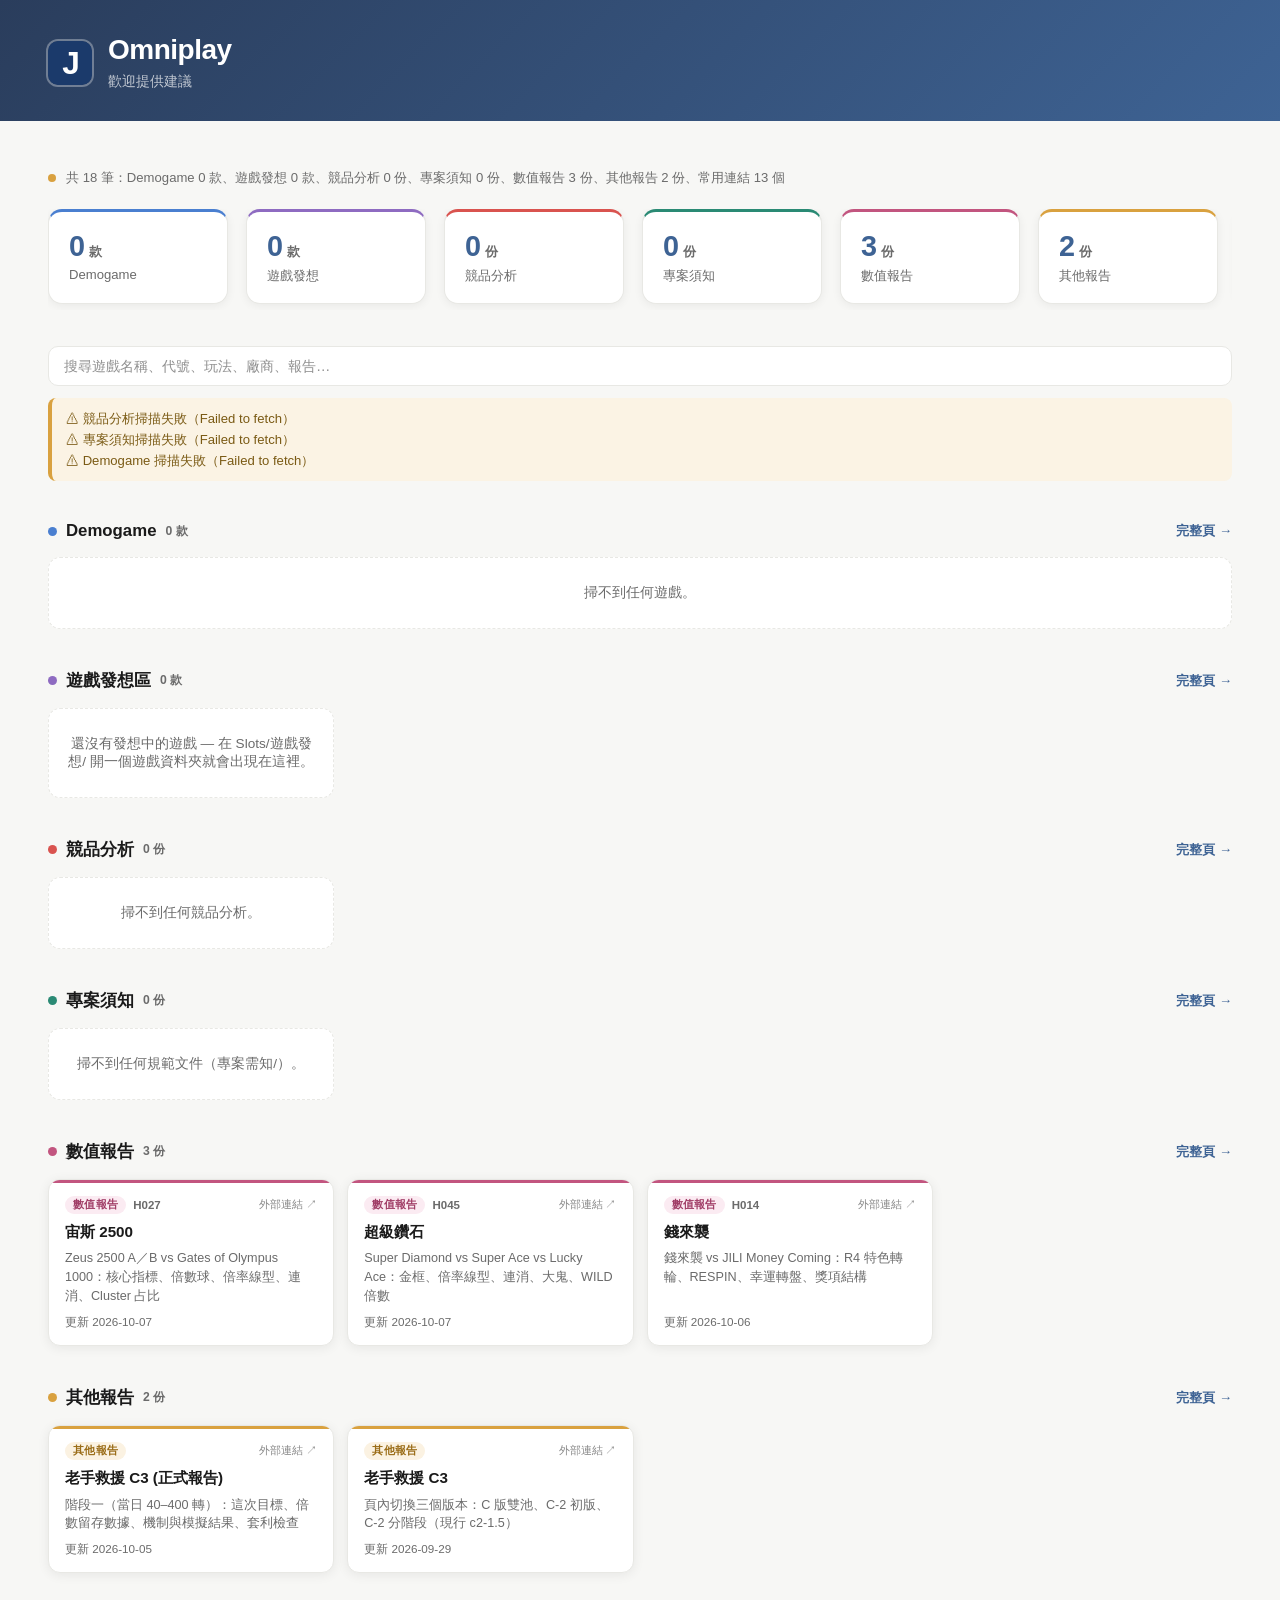
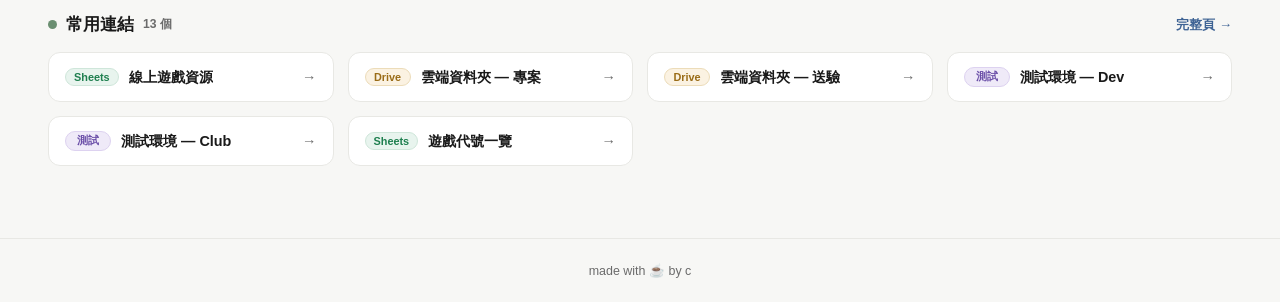
<file: index.html>
<!DOCTYPE html>
<html lang="zh-TW">
<head>
<meta charset="UTF-8">
<meta name="viewport" content="width=device-width, initial-scale=1.0">
<meta name="robots" content="noindex, nofollow">
<link rel="icon" href="assets/favicon.svg" type="image/svg+xml">
<link rel="alternate icon" href="assets/favicon.ico" sizes="any">
<link rel="apple-touch-icon" href="assets/apple-touch-icon.png">
<meta name="theme-color" content="#2a3d5c">
<!-- 改到 assets/ 裡的檔案時，這個 ?v=20261008b 要一起改（見 README「改 assets 記得改版號」） -->
<link rel="stylesheet" href="assets/style.css?v=20261008b">
<title>Omniplay</title>
</head>
<body>

<div class="hero">
  <div class="hero-in">
    <img class="logo" src="assets/favicon.svg" alt="" width="44" height="44">
    <div>
      <h1>Omniplay</h1>
      <p>歡迎提供建議</p>
    </div>
  </div>
</div>

<div class="container">
  <div class="status-bar" id="status">
    <div class="dot"></div>
    <span id="status-text">正在載入…</span>
  </div>

  <div class="stats">
    <div class="stat-card demo">
      <div class="stat-num"><span id="s-demo">0</span><span class="unit">款</span></div>
      <div class="stat-label">Demogame</div>
    </div>
    <div class="stat-card idea">
      <div class="stat-num"><span id="s-idea">0</span><span class="unit">款</span></div>
      <div class="stat-label">遊戲發想</div>
    </div>
    <div class="stat-card analysis">
      <div class="stat-num"><span id="s-analysis">0</span><span class="unit">份</span></div>
      <div class="stat-label">競品分析</div>
    </div>
    <div class="stat-card spec">
      <div class="stat-num"><span id="s-spec">0</span><span class="unit">份</span></div>
      <div class="stat-label">專案須知</div>
    </div>
    <div class="stat-card numeric">
      <div class="stat-num"><span id="s-numeric">0</span><span class="unit">份</span></div>
      <div class="stat-label">數值報告</div>
    </div>
    <div class="stat-card report">
      <div class="stat-num"><span id="s-report">0</span><span class="unit">份</span></div>
      <div class="stat-label">其他報告</div>
    </div>
    <div class="stat-card links">
      <div class="stat-num"><span id="s-links">0</span><span class="unit">個</span></div>
      <div class="stat-label">常用連結</div>
    </div>
  </div>

  <input id="q" type="search" placeholder="搜尋遊戲名稱、代號、玩法、廠商、報告…" autocomplete="off">
  <div class="notes" id="notes" hidden></div>

  <!-- ── Demogame ── -->
  <div class="section demo" id="sec-demo">
    <div class="sec-head">
      <span class="cdot"></span>
      <h2>Demogame</h2>
      <span class="n" id="n-demo"></span>
      <div class="sec-actions">
        <a class="sec-link" href="all.html?cat=demo">完整頁 →</a>
      </div>
    </div>
    <div id="demo-body"></div>
  </div>

  <!-- ── 遊戲發想區 ── -->
  <div class="section idea" id="sec-idea">
    <div class="sec-head">
      <span class="cdot"></span>
      <h2>遊戲發想區</h2>
      <span class="n" id="n-idea"></span>
      <div class="sec-actions">
        <a class="sec-link" href="all.html?cat=idea">完整頁 →</a>
      </div>
    </div>
    <div id="idea-body"></div>
  </div>

  <!-- ── 競品分析 ── -->
  <div class="section analysis" id="sec-analysis">
    <div class="sec-head">
      <span class="cdot"></span>
      <h2>競品分析</h2>
      <span class="n" id="n-analysis"></span>
      <div class="sec-actions">
        <a class="sec-link" href="all.html?cat=analysis">完整頁 →</a>
      </div>
    </div>
    <div class="grid" id="analysis-body"></div>
  </div>

  <!-- ── 專案須知 ── -->
  <div class="section spec" id="sec-spec">
    <div class="sec-head">
      <span class="cdot"></span>
      <h2>專案須知</h2>
      <span class="n" id="n-spec"></span>
      <div class="sec-actions">
        <a class="sec-link" href="all.html?cat=spec">完整頁 →</a>
      </div>
    </div>
    <div class="grid" id="spec-body"></div>
  </div>

  <!-- ── 數值報告 ── -->
  <div class="section numeric" id="sec-numeric">
    <div class="sec-head">
      <span class="cdot"></span>
      <h2>數值報告</h2>
      <span class="n" id="n-numeric"></span>
      <div class="sec-actions">
        <a class="sec-link" href="all.html?cat=numeric">完整頁 →</a>
      </div>
    </div>
    <div class="grid" id="numeric-body"></div>
  </div>

  <!-- ── 其他報告 ── -->
  <div class="section report" id="sec-report">
    <div class="sec-head">
      <span class="cdot"></span>
      <h2>其他報告</h2>
      <span class="n" id="n-report"></span>
      <div class="sec-actions">
        <a class="sec-link" href="all.html?cat=report">完整頁 →</a>
      </div>
    </div>
    <div class="grid" id="report-body"></div>
  </div>

  <!-- ── 常用連結 ── -->
  <div class="section links" id="sec-links">
    <div class="sec-head">
      <span class="cdot"></span>
      <h2>常用連結</h2>
      <span class="n" id="n-links"></span>
      <div class="sec-actions">
        <a class="sec-link" href="all.html?cat=links">完整頁 →</a>
      </div>
    </div>
    <div class="link-grid" id="links-body"></div>
  </div>
</div>

<footer>made with ☕ by c</footer>

<script src="catalog.js?v=20261008b"></script>
<script src="assets/app.js?v=20261008b"></script>
<script>
(function () {
  /* 每區最多顯示幾筆，要看全部走「完整頁 →」。
     常用連結是一列一個的連結列、比卡片矮，所以多放兩個仍不占版面。 */
  var LIMIT = { demo: 4, idea: 4, analysis: 4, spec: 4, numeric: 4, report: 4, links: 6 };

  var qEl = document.getElementById("q");
  var manual = (window.CATALOG || []).slice();

  var games = [];
  var analysis = [];
  var specs = [];
  var loading = { demo: true, analysis: true, spec: true };

  // 有日期的排前面（新到舊）；沒日期的維持 catalog.js 裡的順序（sort 是穩定的）
  function manualOf(cat) {
    return manual.filter(function (i) { return i.cat === cat; }).sort(function (a, b) {
      if (!a.date && !b.date) return 0;
      if (!a.date) return 1;
      if (!b.date) return -1;
      return String(b.date).localeCompare(String(a.date));
    });
  }
  function byDateDesc(a, b) {
    return String(b.date || "").localeCompare(String(a.date || "")) ||
           String(a.title || "").localeCompare(String(b.title || ""));
  }
  function matches(o, q) { return !q || Omni.haystackOf(o).indexOf(q) !== -1; }
  function emptyBox(msg) { return '<div class="sec-empty">' + Omni.esc(msg) + '</div>'; }

  /* ---------- 狀態列、統計方塊、提示 ---------- */
  function demoGames() { return games.filter(function (g) { return !g.idea; }); }
  function ideaGames() { return games.filter(function (g) { return g.idea; }); }

  function renderTop() {
    var numerics = manualOf("numeric"), reports = manualOf("report"), links = manualOf("links");
    var demos = demoGames(), ideas = ideaGames();
    document.getElementById("s-demo").textContent = demos.length;
    document.getElementById("s-idea").textContent = ideas.length;
    document.getElementById("s-analysis").textContent = analysis.length;
    document.getElementById("s-spec").textContent = specs.length;
    document.getElementById("s-numeric").textContent = numerics.length;
    document.getElementById("s-report").textContent = reports.length;
    document.getElementById("s-links").textContent = links.length;

    var bar = document.getElementById("status");
    var txt = document.getElementById("status-text");
    var busy = loading.demo || loading.analysis || loading.spec;
    bar.className = "status-bar" + (Omni.notes.length ? " warn" : "");
    txt.textContent = busy
      ? "正在載入…"
      : "共 " + (games.length + analysis.length + specs.length + numerics.length + reports.length + links.length) +
        " 筆：Demogame " + demos.length + " 款、遊戲發想 " + ideas.length +
        " 款、競品分析 " + analysis.length +
        " 份、專案須知 " + specs.length + " 份、數值報告 " + numerics.length + " 份、其他報告 " + reports.length + " 份、常用連結 " + links.length + " 個";

    var box = document.getElementById("notes");
    if (!Omni.notes.length) { box.hidden = true; return; }
    box.hidden = false;
    box.innerHTML = Omni.notes.map(function (n) {
      return '<div>⚠ ' + Omni.esc(n) + '</div>';
    }).join("");
  }

  function setCount(id, n) {
    document.getElementById("n-" + id).textContent = n === null ? "" : n;
  }

  /* 每區只顯示前 LIMIT[區] 筆；要看全部走該區的「完整頁 →」。
     搜尋時不套上限 —— 使用者已經自己縮小範圍了，再砍掉只會擋路。 */
  function limit(list, key, q) {
    return q ? list : list.slice(0, LIMIT[key]);
  }

  /* ---------- Demogame／遊戲發想區（同一種遊戲卡） ---------- */
  function renderGameRail(key, pool, q, emptyMsg) {
    var body = document.getElementById(key + "-body");
    var list = pool.filter(function (g) { return matches(g, q); });
    setCount(key, loading.demo && !games.length ? null : list.length + " 款");

    if (loading.demo && !games.length) { body.className = ""; body.innerHTML = emptyBox("正在載入…"); return; }
    if (!list.length) { body.className = ""; body.innerHTML = emptyBox(q ? "沒有符合的遊戲。" : emptyMsg); return; }

    // NEW 緞帶：文件日期最新的前 3 款（不受顯示上限影響）
    var newest = {};
    list.slice(0, 3).forEach(function (g) { if (g.updated) newest[g.folder] = true; });

    // 首頁固定用遊戲卡；卡片／清單切換只在完整頁 all.html 提供
    body.className = "rail";
    body.innerHTML = limit(list, key, q).map(function (g) {
      return Omni.gameCard(g, !!newest[g.folder]);
    }).join("");
  }

 /* ---------- 遊戲發想區：用競品分析那種卡（listCard） ---------- */
  function renderIdeaCards(q, emptyMsg) {
    var body = document.getElementById("idea-body");
    var pool = ideaGames();
    var list = pool.filter(function (g) { return matches(g, q); });
    var busy = loading.demo && !games.length;
    setCount("idea", busy ? null : list.length + " 款");
    body.className = "grid";
    if (busy) { body.innerHTML = emptyBox("正在載入…"); return; }
    if (!list.length) { body.innerHTML = emptyBox(q ? "沒有符合的遊戲。" : emptyMsg); return; }
    body.innerHTML = limit(list, "idea", q).map(function (g) {
      var item = Omni.gameAsItem(g);
      // 點卡片要能直接玩：有 demo 連 demo，沒有才退回規則書；兩者都沒有就不做成連結
      item.url = g.hasDemo ? g.playUrl : (g.ruleUrl || "");
      item.desc = g.play || "—";
      var html = Omni.listCard(item);
      if (!item.url) html = "<div " + html.slice(3, -4).replace(' href=""', "") + "</div>";
      return html;
    }).join("");
  }

  /* ---------- 卡片區（競品分析、其他報告） ---------- */
  function renderCards(id, items, q, unit, emptyMsg) {
    var body = document.getElementById(id + "-body");
    var list = items.filter(function (i) { return matches(i, q); });
    var busy = loading[id] && !items.length;
    setCount(id, busy ? null : list.length + " " + unit);
    if (busy) { body.innerHTML = emptyBox("正在載入…"); return; }
    if (!list.length) { body.innerHTML = emptyBox(q ? "沒有符合的項目。" : emptyMsg); return; }
    body.innerHTML = limit(list, id, q).map(Omni.listCard).join("");
  }

  /* ---------- 常用連結（Cworld 爬山頁的連結列樣式） ---------- */
  function renderLinks(q) {
    var body = document.getElementById("links-body");
    var list = manualOf("links").filter(function (i) { return matches(i, q); });
    setCount("links", list.length + " 個");
    if (!list.length) {
      body.innerHTML = emptyBox(q ? "沒有符合的連結。"
        : "常用連結待補 — 在 catalog.js 加入 cat: \"links\" 的項目。");
      return;
    }
    body.innerHTML = limit(list, "links", q).map(Omni.linkCard).join("");
  }

  function renderAll() {
    var q = qEl.value.trim().toLowerCase();
    renderTop();
    renderGameRail("demo", demoGames(), q, "掃不到任何遊戲。");
    renderIdeaCards(q,
      "還沒有發想中的遊戲 — 在 Slots/遊戲發想/ 開一個遊戲資料夾就會出現在這裡。");
    renderCards("analysis", analysis.slice().sort(byDateDesc), q, "份", "掃不到任何競品分析。");
    renderCards("spec", specs, q, "份", "掃不到任何規範文件（專案需知/）。");
    renderCards("numeric", manualOf("numeric"), q, "份",
      "還沒有數值報告 — 在 catalog.js 加入 cat: \"numeric\" 的項目。");
    renderCards("report", manualOf("report"), q, "份",
      "還沒有其他報告 — 在 catalog.js 加入 cat: \"report\" 的項目。");
    renderLinks(q);
  }

  qEl.addEventListener("input", renderAll);
  renderAll();

  Omni.loadGames().then(function (g) { games = g; loading.demo = false; renderAll(); });
  Omni.loadAnalysis().then(function (a) { analysis = a; loading.analysis = false; renderAll(); });
  Omni.loadSpecs().then(function (s) { specs = s; loading.spec = false; renderAll(); });
})();
</script>
</body>
</html>
</file>
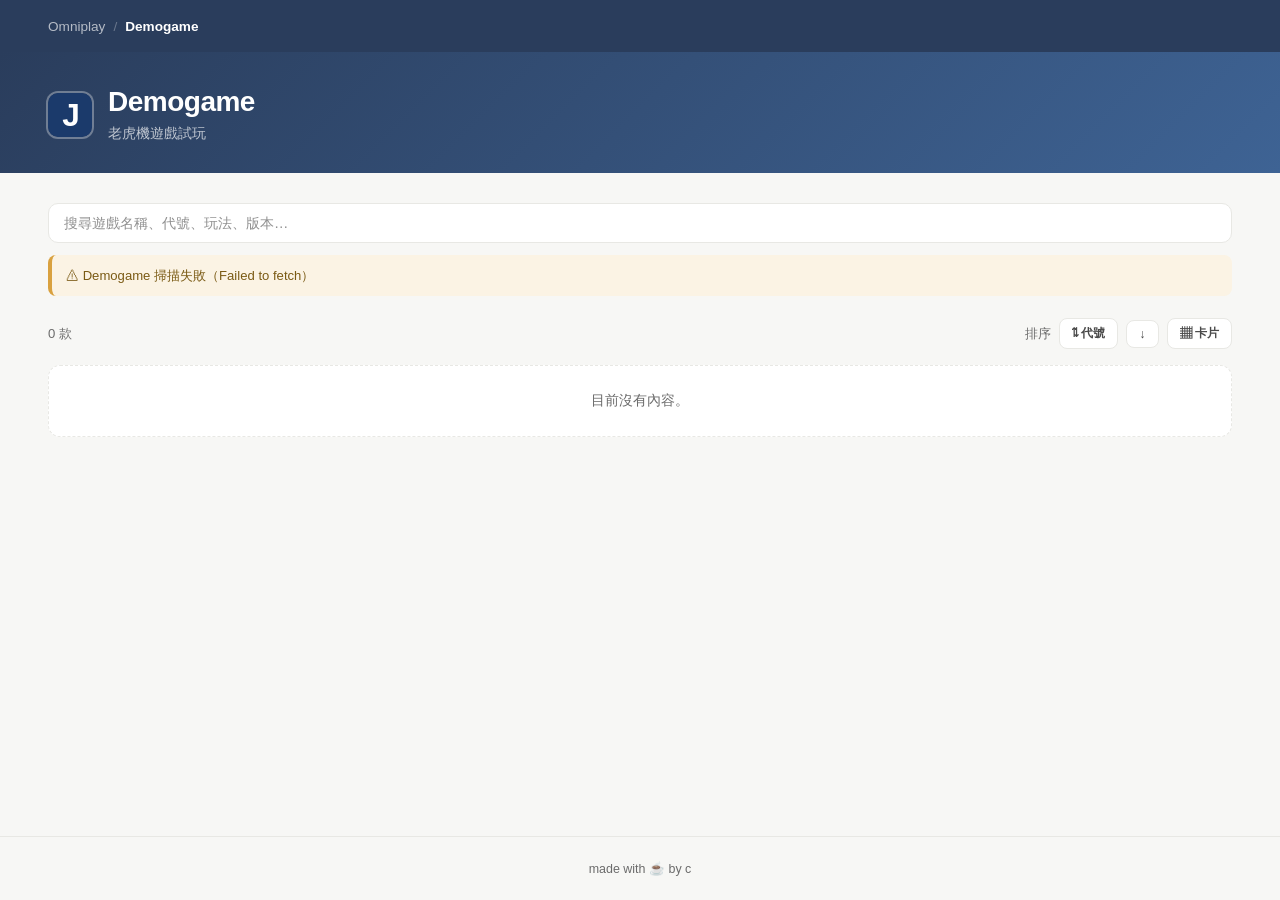
<file: all.html>
<!DOCTYPE html>
<html lang="zh-TW">
<head>
<meta charset="UTF-8">
<meta name="viewport" content="width=device-width, initial-scale=1.0">
<meta name="robots" content="noindex, nofollow">
<link rel="icon" href="assets/favicon.svg" type="image/svg+xml">
<link rel="alternate icon" href="assets/favicon.ico" sizes="any">
<link rel="apple-touch-icon" href="assets/apple-touch-icon.png">
<meta name="theme-color" content="#2a3d5c">
<!-- 改到 assets/ 裡的檔案時，這個 ?v=20261008b 要一起改（見 README「改 assets 記得改版號」） -->
<link rel="stylesheet" href="assets/style.css?v=20261008b">
<title>Omniplay</title>
</head>
<body>

<nav>
  <a href="index.html">Omniplay</a>
  <span class="sep">/</span>
  <span class="current" id="crumb">…</span>
</nav>

<div class="hero">
  <div class="hero-in">
    <img class="logo" src="assets/favicon.svg" alt="" width="44" height="44">
    <div>
      <h1 id="title">…</h1>
      <p id="subtitle"></p>
    </div>
  </div>
</div>

<div class="container">
  <input id="q" type="search" placeholder="搜尋…" autocomplete="off">
  <div class="notes" id="notes" hidden></div>

  <div class="toolbar">
    <span id="count">正在載入…</span>
    <div class="spacer"></div>
    <span>排序</span>
    <button class="sec-btn" type="button" id="sort-key" title="點一下切換排序依據"></button>
    <button class="sec-btn" type="button" id="sort-dir" title="切換升冪／降冪">↓</button>
    <button class="sec-btn" type="button" id="view-toggle"></button>
  </div>

  <div id="body"></div>
</div>

<footer>made with ☕ by c</footer>

<script src="catalog.js?v=20261008b"></script>
<script src="assets/app.js?v=20261008b"></script>
<script>
(function () {
  /* 四個分類共用這一頁，用 ?cat= 決定內容。
     每個分類有兩個排序依據，用同一顆按鈕來回切換。
     預設排序刻意各自指定，讓完整頁的順序與首頁看到的一致 ——
     常用連結若預設按名稱排，catalog.js 裡排好的順序就白排了。 */
  var CATS = {
    demo: {
      label: "Demogame", sub: "老虎機遊戲試玩",
      placeholder: "搜尋遊戲名稱、代號、玩法、版本…",
      unit: "款",
      sorts: [{ key: "date", label: "文件日期" }, { key: "id", label: "代號" }],
      def: { key: "id", desc: true }
    },
    idea: {
      label: "遊戲發想", sub: "發想中的遊戲（尚無 Game ID）",
      placeholder: "搜尋遊戲名稱、玩法…",
      unit: "款",
      sorts: [{ key: "date", label: "文件日期" }, { key: "title", label: "名稱" }],
      def: { key: "date", desc: true }
    },
    analysis: {
      label: "競品分析", sub: "競品遊戲的數據分析",
      placeholder: "搜尋遊戲名稱、廠商、RTP…",
      unit: "份",
      sorts: [{ key: "date", label: "報告日期" }, { key: "title", label: "名稱" }],
      def: { key: "date", desc: true }
    },
    spec: {
      label: "專案須知", sub: "開發流程與各類規範文件",
      placeholder: "搜尋規範名稱…",
      unit: "份",
      sorts: [{ key: "order", label: "預設順序" }, { key: "title", label: "名稱" }],
      def: { key: "order", desc: false }
    },
    numeric: {
      label: "數值報告", sub: "各專案與競品／前作的數值差異分析",
      placeholder: "搜尋遊戲名稱、代號、說明…",
      unit: "份",
      sorts: [{ key: "date", label: "日期" }, { key: "title", label: "名稱" }],
      def: { key: "date", desc: true }
    },
    report: {
      label: "其他報告", sub: "機制說明與專題報告",
      placeholder: "搜尋標題、說明…",
      unit: "份",
      sorts: [{ key: "date", label: "日期" }, { key: "title", label: "名稱" }],
      def: { key: "date", desc: true }
    },
    links: {
      label: "常用連結", sub: "常用的內外部網頁",
      placeholder: "搜尋名稱、分群…",
      unit: "個",
      sorts: [{ key: "order", label: "預設順序" }, { key: "title", label: "名稱" }],
      def: { key: "order", desc: false }
    }
  };
  var VIEWS = [{ key: "list", label: "☰ 清單" }, { key: "card", label: "▦ 卡片" }];

  var cat = (function () {
    var m = String(location.search || "").match(/[?&]cat=([a-z]+)/);
    return (m && CATS[m[1]]) ? m[1] : "demo";
  })();
  var C = CATS[cat];

  var SORT_KEY = "omniplay-sort-" + cat;
  var VIEW_KEY = "omniplay-view-" + cat;

  var qEl = document.getElementById("q");
  var body = document.getElementById("body");
  var countEl = document.getElementById("count");
  var keyBtn = document.getElementById("sort-key");
  var dirBtn = document.getElementById("sort-dir");
  var viewBtn = document.getElementById("view-toggle");

  document.title = C.label + " — Omniplay";
  document.getElementById("crumb").textContent = C.label;
  document.getElementById("title").textContent = C.label;
  document.getElementById("subtitle").textContent = C.sub;
  qEl.placeholder = C.placeholder;

  /* 預設：清單檢視 ＋ 各分類自己的 def 排序 */
  var saved = (function () {
    try { return JSON.parse(localStorage.getItem(SORT_KEY) || "{}"); } catch (e) { return {}; }
  })();
  var sortKey = saved.key && C.sorts.some(function (s) { return s.key === saved.key; })
    ? saved.key : C.def.key;
  var sortDesc = typeof saved.desc === "boolean" ? saved.desc : C.def.desc;
  var view = (function () {
    try { return localStorage.getItem(VIEW_KEY) === "card" ? "card" : "list"; }
    catch (e) { return "list"; }
  })();

  function persist() {
    try {
      localStorage.setItem(SORT_KEY, JSON.stringify({ key: sortKey, desc: sortDesc }));
      localStorage.setItem(VIEW_KEY, view);
    } catch (e) {}
  }

  var items = [];        // 統一成 listCard／rowItem 吃的形狀
  var games = [];        // demo 才用（卡片模式要原始資料）
  var loading = true;

  function sorted(list) {
    var out = list.slice();
    out.sort(function (a, b) {
      var d = 0;
      if (sortKey === "order") d = (a._i || 0) - (b._i || 0);
      else if (sortKey === "id") d = String(a.game || a.title).localeCompare(String(b.game || b.title));
      else if (sortKey === "title") d = String(a.title).localeCompare(String(b.title));
      else d = String(a.date || "").localeCompare(String(b.date || ""));
      d = sortDesc ? -d : d;
      // 同分固定用標題遞增，切換方向時同分項目的順序才不會跟著顛倒
      return d || String(a.title).localeCompare(String(b.title));
    });
    return out;
  }

  function render() {
    var q = qEl.value.trim().toLowerCase();
    var list = sorted(items.filter(function (it) {
      return !q || Omni.haystackOf(it).indexOf(q) !== -1;
    }));

    countEl.textContent = loading
      ? "正在載入…"
      : list.length + " " + C.unit + (items.length !== list.length ? "（共 " + items.length + " " + C.unit + "）" : "");

    var box = document.getElementById("notes");
    if (Omni.notes.length) {
      box.hidden = false;
      box.innerHTML = Omni.notes.map(function (n) { return '<div>⚠ ' + Omni.esc(n) + '</div>'; }).join("");
    } else { box.hidden = true; }

    keyBtn.textContent = "⇅ " + C.sorts.filter(function (s) { return s.key === sortKey; })[0].label;
    dirBtn.textContent = sortDesc ? "↓" : "↑";
    viewBtn.textContent = VIEWS.filter(function (v) { return v.key !== view; })[0].label;

    if (loading && !items.length) {
      body.className = "";
      body.innerHTML = '<div class="sec-empty">正在載入…</div>';
      return;
    }
    if (!list.length) {
      body.className = "";
      body.innerHTML = '<div class="sec-empty">' + (q ? "沒有符合的項目。" : "目前沒有內容。") + '</div>';
      return;
    }

    if (view === "list") {
      body.className = "rows";
      body.innerHTML = list.map(Omni.rowItem).join("");
      return;
    }

    // 卡片模式：Demogame／遊戲發想用遊戲卡、常用連結用連結列、其餘用一般卡
    if (cat === "demo" || cat === "idea") {
      var byUrl = {};
      games.forEach(function (g) { byUrl[g.playUrl] = g; });
      var newest = {};
      games.slice().sort(function (a, b) { return (b.updated || 0) - (a.updated || 0); })
        .slice(0, 3).forEach(function (g) { if (g.updated) newest[g.folder] = true; });
      body.className = "grid";
      body.innerHTML = list.map(function (it) {
        var g = byUrl[it.url];
        return g ? Omni.gameCard(g, !!newest[g.folder]) : Omni.listCard(it);
      }).join("");
    } else if (cat === "links") {
      body.className = "link-grid";
      body.innerHTML = list.map(Omni.linkCard).join("");
    } else {
      body.className = "grid";
      body.innerHTML = list.map(Omni.listCard).join("");
    }
  }

  keyBtn.addEventListener("click", function () {
    var i = C.sorts.map(function (s) { return s.key; }).indexOf(sortKey);
    sortKey = C.sorts[(i + 1) % C.sorts.length].key;
    persist(); render();
  });
  dirBtn.addEventListener("click", function () { sortDesc = !sortDesc; persist(); render(); });
  viewBtn.addEventListener("click", function () {
    view = view === "list" ? "card" : "list";
    persist(); render();
  });
  qEl.addEventListener("input", render);

  render();

  /* ---------- 載入資料 ---------- */
  function manualOf(k) {
    return (window.CATALOG || []).filter(function (i) { return i.cat === k; })
      .map(function (i, n) { i._i = n; return i; });
  }

  if (cat === "demo" || cat === "idea") {
    Omni.loadGames().then(function (g) {
      games = g.filter(function (x) { return cat === "idea" ? x.idea : !x.idea; });
      items = games.map(Omni.gameAsItem);
      loading = false; render();
    });
  } else if (cat === "analysis") {
    Omni.loadAnalysis().then(function (a) {
      items = a; loading = false; render();
    });
  } else if (cat === "spec") {
    Omni.loadSpecs().then(function (s) {
      items = s.map(function (i, n) { i._i = n; return i; }); loading = false; render();
    });
  } else {
    items = manualOf(cat);
    loading = false; render();
  }
})();
</script>
</body>
</html>
</file>
<file: assets/style.css>
/* ============================================================
   Omniplay — 共用樣式（index.html 與 games.html）
   ============================================================ */
*, *::before, *::after { box-sizing: border-box; margin: 0; padding: 0; }

/* 配色與 Cworld 一致：暖白底、白卡、#e8e8e4 邊框 */
:root {
  --bg: #f7f7f5;
  --surface: #ffffff;
  --surface-2: #efefec;      /* hover／標籤底，比底色再深一階 */
  --border: #e8e8e4;
  --text-primary: #1a1a1a;
  --text-secondary: #6b6b6b;
  --text-tag: #4a4a4a;

  /* 分類色：區塊標題、卡片頂端色條、badge、色點共用 */
  --cat-all: #9ba3af;
  --cat-demo: #4a7fd0;        /* 藍 — Demogame */
  --cat-idea: #8e6bc1;        /* 紫 — 遊戲發想 */
  --cat-analysis: #d9534f;    /* 紅 — 分析報告 */
  --cat-spec: #2a8a74;        /* 青綠 — 專案須知 */
  --cat-numeric: #c2557f;     /* 玫瑰 — 數值報告 */
  --cat-report: #d9a13f;      /* 琥珀 — 其他報告 */
  --cat-links: #6b8f71;       /* 綠 — 常用連結 */

  --accent-dark: #2a3d5c;
  --accent-mid: #3e6394;
  --focus: #3e6394;

  --radius: 14px;
  --shadow: 0 2px 12px rgba(0,0,0,0.07);
  --shadow-hover: 0 8px 32px rgba(0,0,0,0.13);
}

body {
  background: var(--bg);
  font-family: 'Helvetica Neue', 'PingFang TC', 'Microsoft JhengHei', sans-serif;
  color: var(--text-primary);
  min-height: 100vh;
  display: flex; flex-direction: column;
}

/* ── 導覽條（與 Cworld 相同：#2a3d5c、52px、麵包屑） ── */
nav {
  background: var(--accent-dark); padding: 0 48px; height: 52px;
  display: flex; align-items: center; gap: 8px;
}
nav a { color: rgba(255,255,255,.65); text-decoration: none; font-size: .85rem; }
nav a:hover { color: #fff; }
nav .sep { color: rgba(255,255,255,.3); font-size: .85rem; }
nav .current { color: #fff; font-weight: 600; font-size: .85rem; }

/* ── Hero ── */
.hero {
  background: linear-gradient(135deg, var(--accent-dark), var(--accent-mid));
  padding: 34px 48px 30px; color: #fff;
}
.hero-in { max-width: 1360px; margin: 0 auto; display: flex; gap: 16px; align-items: center; }
/* icon 是深藍，疊在海軍藍 hero 上對比不足，加一圈淡白描邊維持可見度 */
.hero .logo {
  width: 44px; height: 44px; flex: none; border-radius: 10px;
  box-shadow: 0 0 0 2px rgba(255,255,255,.32);
}
.hero h1 { font-size: 1.75rem; font-weight: 700; letter-spacing: -0.5px; }
.hero h1 a { color: inherit; text-decoration: none; }
.hero p { margin-top: 6px; font-size: 0.9rem; opacity: .7; }

.container { flex: 1; max-width: 1360px; width: 100%; margin: 0 auto; padding: 30px 48px 72px; }

/* ── 搜尋 ── */
#q {
  width: 100%; padding: 11px 15px; font-size: 0.9rem; font-family: inherit;
  color: var(--text-primary); background: var(--surface);
  border: 1px solid var(--border); border-radius: 10px; outline: none;
  transition: border-color .18s, box-shadow .18s;
}
#q:focus { border-color: var(--focus); box-shadow: 0 0 0 3px rgba(62,99,148,.13); }
#q::placeholder { color: var(--text-secondary); opacity: .75; }

/* 掃描失敗／額度用完的提示 */
.notes {
  margin-top: 12px; padding: 10px 14px; border-radius: 8px;
  background: #fbf3e4; border-left: 4px solid var(--cat-report);
  font-size: .82rem; color: #7a5a14; line-height: 1.6;
}

/* ── 狀態列與數據總覽（與 Cworld 爬山頁相同） ── */
.status-bar {
  display: flex; align-items: center; gap: 10px; flex-wrap: wrap;
  margin: 18px 0 22px; font-size: .82rem; color: var(--text-secondary);
}
.status-bar .dot { width: 8px; height: 8px; border-radius: 50%; background: #3a8a50; flex-shrink: 0; }
.status-bar.warn .dot { background: var(--cat-report); }

/* 四張方塊塞不進容器寬度時就左右滑動，不再擠成兩列 */
.stats {
  display: flex; gap: 18px; margin-bottom: 36px;
  overflow-x: auto; overflow-y: hidden;
  scroll-snap-type: x proximity; padding-bottom: 6px;
  scrollbar-width: thin; scrollbar-color: var(--surface-2) transparent;
}
.stats::-webkit-scrollbar { height: 8px; }
.stats::-webkit-scrollbar-track { background: transparent; }
.stats::-webkit-scrollbar-thumb { background: var(--surface-2); border-radius: 99px; }
.stats::-webkit-scrollbar-thumb:hover { background: #cdd8e8; }
/* 有空間就均分撐滿；不夠時因為 flex-shrink 為 0，會溢出成可滑動 */
.stats > .stat-card { flex: 1 0 180px; scroll-snap-align: start; }
.stat-card {
  background: var(--surface); border: 1px solid var(--border); border-radius: var(--radius);
  padding: 18px 20px; box-shadow: 0 2px 10px rgba(0,0,0,.06);
  border-top: 3px solid var(--sec-color, var(--border));
}
.stat-num {
  font-size: 1.8rem; font-weight: 800; color: var(--accent-mid);
  font-variant-numeric: tabular-nums; line-height: 1.15;
}
.stat-num .unit { font-size: .82rem; font-weight: 700; color: var(--text-secondary); margin-left: 4px; }
.stat-label { margin-top: 4px; font-size: .82rem; color: var(--text-secondary); }

/* ── 區塊 ── */
.section { margin-top: 40px; }
.section:first-of-type { margin-top: 0; }
.sec-head {
  display: flex; align-items: center; gap: 9px; flex-wrap: wrap; margin: 0 0 16px;
}
.sec-head .cdot { width: 9px; height: 9px; border-radius: 50%; background: var(--sec-color); flex: none; }
.sec-head h2 { font-size: 1.05rem; font-weight: 700; }
.sec-head .n {
  font-size: .76rem; font-weight: 700; color: var(--text-secondary);
  font-variant-numeric: tabular-nums;
}
.sec-actions { margin-left: auto; display: flex; align-items: center; gap: 10px; }
.sec-link {
  font-size: .82rem; font-weight: 600; color: var(--accent-mid); text-decoration: none;
}
.sec-link:hover { text-decoration: underline; }

/* ── 連結列（Cworld 爬山頁的「其他頁面」） ── */
/* 注意：class 名別用 .links — 區塊本身是 class="section links"，會一起吃到 display:grid */
.link-grid { display: grid; grid-template-columns: repeat(auto-fill, minmax(230px, 1fr)); gap: 14px; }
.link-card {
  display: flex; align-items: center; gap: 10px;
  background: var(--surface); border: 1px solid var(--border); border-radius: 12px;
  padding: 14px 16px; text-decoration: none; color: var(--text-primary);
  font-size: .9rem; font-weight: 600;
  transition: border-color .15s, box-shadow .15s, transform .15s;
}
.link-card:hover {
  border-color: var(--accent-mid); box-shadow: 0 6px 18px rgba(0,0,0,.10);
  transform: translateY(-2px);
}
.link-card .lk-tag {
  font-size: .68rem; font-weight: 700; color: var(--text-secondary);
  background: var(--bg); border: 1px solid var(--border);
  border-radius: 99px; padding: 2px 8px; flex: none;
}

.link-card .lk-name { min-width: 0; overflow: hidden; text-overflow: ellipsis; white-space: nowrap; }
.link-card .arrow { margin-left: auto; color: var(--text-secondary); flex: none; }
.sec-btn {
  font-family: inherit; font-size: .78rem; font-weight: 700; cursor: pointer;
  padding: 6px 12px; border-radius: 8px; text-decoration: none;
  background: var(--surface); border: 1px solid var(--border); color: var(--text-tag);
  transition: border-color .15s, color .15s;
}
.sec-btn:hover { border-color: var(--sec-color); color: var(--text-primary); }
.sec-btn.disabled { opacity: .5; cursor: not-allowed; }

.section.demo,     .stat-card.demo     { --sec-color: var(--cat-demo); }
.section.idea,     .stat-card.idea     { --sec-color: var(--cat-idea); }
.section.analysis, .stat-card.analysis { --sec-color: var(--cat-analysis); }
.section.spec,     .stat-card.spec     { --sec-color: var(--cat-spec); }
.section.numeric,  .stat-card.numeric  { --sec-color: var(--cat-numeric); }
.section.report,   .stat-card.report   { --sec-color: var(--cat-report); }
.section.links,    .stat-card.links    { --sec-color: var(--cat-links); }

.sec-empty {
  padding: 26px 18px; text-align: center; font-size: .85rem;
  color: var(--text-secondary); background: var(--surface);
  border: 1px dashed var(--border); border-radius: 12px;
}

/* ── Demogame 橫向軌道：一次看 3 張，其餘左右滑動 ── */
.rail {
  display: flex; gap: 14px; overflow-x: auto; overflow-y: hidden;
  scroll-snap-type: x mandatory; padding-bottom: 10px;
  scrollbar-width: thin; scrollbar-color: var(--surface-2) transparent;
}
.rail::-webkit-scrollbar { height: 8px; }
.rail::-webkit-scrollbar-track { background: transparent; }
.rail::-webkit-scrollbar-thumb { background: var(--surface-2); border-radius: 99px; }
.rail::-webkit-scrollbar-thumb:hover { background: #cdd8e8; }
.rail > * { flex: 0 0 calc((100% - 28px) / 3); scroll-snap-align: start; }

/* ── 遊戲卡（圖1 的樣式，沿用 Cworld demogame 的卡片） ── */
.gcard {
  position: relative; overflow: hidden;
  display: flex; flex-direction: column; padding: 12px;
  background: var(--surface); border: 1px solid var(--border);
  border-radius: var(--radius); box-shadow: var(--shadow);
  transition: box-shadow .25s ease, transform .25s ease;
}
.gcard:hover { box-shadow: var(--shadow-hover); transform: translateY(-3px); }

.ribbon {
  position: absolute; top: 0; right: 0; width: 92px; height: 92px;
  overflow: hidden; pointer-events: none; z-index: 2;
}
.ribbon span {
  position: absolute; top: 18px; right: -26px; width: 120px;
  transform: rotate(45deg);
  background: linear-gradient(135deg, #f6d365, #c9962f);
  color: #fff; font-size: .68rem; font-weight: 800; letter-spacing: 1px;
  text-align: center; padding: 4px 0;
  box-shadow: 0 2px 6px rgba(0,0,0,.22);
}

.gcover {
  width: 100%; aspect-ratio: 330/250; border-radius: 12px;
  background: linear-gradient(135deg, #3a2c1a, #6b4e2a);
  position: relative; overflow: hidden;
}
.gcover img { display: block; width: 100%; height: 100%; object-fit: cover; position: relative; z-index: 1; }
/* 只有沒封面時才看得到的佔位 icon */
.gcover .ph {
  position: absolute; inset: 0; z-index: 0;
  display: flex; align-items: center; justify-content: center; font-size: 2.4rem;
}
.gcover .no-demo {
  position: absolute; inset: 0; background: rgba(0,0,0,.45); z-index: 2;
  display: flex; align-items: center; justify-content: center;
  font-size: .78rem; font-weight: 700; color: rgba(255,255,255,.6); letter-spacing: .5px;
}

.gbody { padding: 13px 6px 0; flex: 1; text-align: center; }
.gtitle {
  font-size: .96rem; font-weight: 800; letter-spacing: .4px;
  padding-bottom: 11px; border-bottom: 1px solid var(--border);
}
.gtitle .ver {
  display: inline-block; vertical-align: middle; margin-left: 7px;
  font-size: .66rem; font-weight: 700; letter-spacing: 0;
  color: var(--text-secondary); background: var(--bg);
  border: 1px solid var(--border); border-radius: 99px; padding: 2px 8px;
}
.gdesc {
  padding: 11px 4px 13px; font-size: .78rem; color: var(--text-secondary);
  line-height: 1.5; min-height: 56px;
  display: flex; align-items: center; justify-content: center;
}

.gfoot { display: flex; gap: 9px; padding: 0 6px; margin-top: auto; }
.btn {
  flex: 1; border: 0; font-family: inherit; cursor: pointer;
  display: flex; align-items: center; justify-content: center; gap: 9px;
  padding: 10px 8px; border-radius: 8px; white-space: nowrap;
  text-decoration: none; font-size: .8rem; font-weight: 700;
  transition: background .15s, opacity .15s;
}
.btn .ico { padding-left: 9px; border-left: 1px solid rgba(255,255,255,.25); line-height: 1; }
.btn-info { background: #1a1a1a; color: #fff; }
.btn-info:hover { background: #333; }
.btn-play { background: #d32020; color: #fff; }
.btn-play:hover { background: #ef3a3a; }
.btn.disabled {
  background: var(--bg); border: 1px dashed var(--border);
  color: var(--text-secondary); cursor: default;
}
.btn.disabled .ico { border-left-color: var(--border); }

/* 遊戲資訊選單：掛在 .gfoot 裡、按鈕上方彈出 */
.gfoot { position: relative; }
.doc-menu {
  position: absolute; left: 6px; bottom: calc(100% + 6px); z-index: 20;
  min-width: 170px; padding: 6px; border-radius: 10px;
  background: var(--surface, #fff); border: 1px solid var(--border);
  box-shadow: var(--shadow-hover, 0 8px 24px rgba(0,0,0,.14));
}
.doc-menu a {
  display: block; padding: 9px 12px; border-radius: 7px;
  font-size: .82rem; font-weight: 600; color: var(--text, #1a1a1a); text-decoration: none;
}
.doc-menu a:hover { background: var(--bg, #f3f3f3); }
.doc-btn[data-open] { background: #333; }

/* ── 清單／一般卡（圖4 的樣式） ── */
.grid { display: grid; grid-template-columns: repeat(auto-fill, minmax(268px, 1fr)); gap: 13px; }
.card {
  position: relative; overflow: hidden;
  display: flex; flex-direction: column; gap: 7px;
  padding: 16px 16px 15px;
  background: var(--surface); border: 1px solid var(--border);
  border-radius: 12px; box-shadow: var(--shadow);
  text-decoration: none; color: inherit;
  transition: box-shadow .25s ease, transform .25s ease;
}
.card:hover { box-shadow: var(--shadow-hover); transform: translateY(-3px); }
.card::before {
  content: ''; position: absolute; top: 0; left: 0; right: 0; height: 3px;
  background: var(--accent); border-radius: 12px 12px 0 0;
}
.card.demo { --accent: var(--cat-demo); }
.card.idea { --accent: var(--cat-idea); }
.card.analysis { --accent: var(--cat-analysis); }
.card.spec { --accent: var(--cat-spec); }
.card.numeric { --accent: var(--cat-numeric); }
.card.report { --accent: var(--cat-report); }
.card.links { --accent: var(--cat-links); }

.card-top { display: flex; flex-wrap: wrap; gap: 7px; align-items: center; }
.badge {
  padding: 2px 8px; font-size: .66rem; font-weight: 800;
  letter-spacing: .3px; border-radius: 99px;
}
.badge.demo { color: #2f5f9e; background: #e8f0fb; }
.badge.idea { color: #6d4fa3; background: #f1ebfa; }
.badge.analysis { color: #b03a36; background: #fbeceb; }
.badge.spec { color: #1f6b5a; background: #e6f4f0; }
.badge.numeric { color: #a03d66; background: #fbebf2; }
.badge.report { color: #9a6c17; background: #fbf2e2; }
.badge.links { color: #4a6e50; background: #eaf2eb; }
.gid { font-size: .72rem; font-weight: 700; color: var(--text-secondary); font-variant-numeric: tabular-nums; }
.ext { margin-left: auto; font-size: .66rem; color: var(--text-secondary); opacity: .8; }
.card h2 { font-size: .95rem; font-weight: 800; line-height: 1.4; }
.card p { font-size: .79rem; color: var(--text-secondary); line-height: 1.5; }
.card-date {
  margin-top: auto; padding-top: 2px;
  font-size: .73rem; color: var(--text-secondary);
  font-variant-numeric: tabular-nums;
}

/* ── 清單模式：一列一筆 ── */
.rows { display: flex; flex-direction: column; gap: 8px; }
/* 清單列不做分類色條 —— 完整頁一次只顯示一個分類，左邊那條色條沒有
   區分作用，只是讓整排看起來很吵。分類已經由 hero／麵包屑表明。 */
.row {
  display: flex; align-items: center; gap: 12px;
  padding: 11px 14px; border-radius: 10px;
  background: var(--surface); border: 1px solid var(--border);
  box-shadow: 0 1px 3px rgba(0,0,0,.05);
  text-decoration: none; color: inherit;
  transition: box-shadow .15s, transform .15s;
}
.row:hover { box-shadow: 0 6px 18px rgba(0,0,0,.10); transform: translateY(-1px); }
.row .r-tag {
  flex: none; font-size: .68rem; font-weight: 700; color: var(--text-secondary);
  background: var(--bg); border: 1px solid var(--border); border-radius: 99px; padding: 2px 8px;
}
.row .r-title { flex: none; font-size: .9rem; font-weight: 700; }
.row .r-desc {
  min-width: 0; font-size: .8rem; color: var(--text-secondary);
  overflow: hidden; text-overflow: ellipsis; white-space: nowrap;
}
.row .r-meta {
  margin-left: auto; flex: none; font-size: .76rem; color: var(--text-secondary);
  font-variant-numeric: tabular-nums;
}
@media (max-width: 640px) {
  .row { flex-wrap: wrap; gap: 6px 10px; }
  .row .r-desc { flex: 1 1 100%; white-space: normal; }
  .row .r-meta { margin-left: 0; }
}

footer {
  text-align: center; padding: 24px; font-size: .78rem;
  color: var(--text-secondary); border-top: 1px solid var(--border);
}

/* ── games.html 的排序列 ── */
.toolbar {
  display: flex; align-items: center; gap: 8px; flex-wrap: wrap;
  margin: 22px 0 16px; font-size: .82rem; color: var(--text-secondary);
}
.toolbar .spacer { margin-left: auto; }

@media (max-width: 900px) {
  .rail > * { flex: 0 0 calc((100% - 14px) / 2); }
  .stats { gap: 12px; }
  .stats > .stat-card { flex: 0 0 clamp(150px, 44%, 200px); }
}
@media (max-width: 640px) {
  nav { padding: 0 24px; }
  .hero { padding: 28px 24px 24px; }
  .hero h1 { font-size: 1.45rem; }
  .container { padding: 22px 24px 60px; }
  .grid { grid-template-columns: 1fr; }
  .rail > * { flex: 0 0 86%; }
  .sec-actions { width: 100%; margin-left: 0; }
}

/* ══ 常用連結的分群標籤配色 ══
   放在檔案最後、且用 .link-card / .row 前綴，是為了勝過前面
   `.link-card .lk-tag`／`.row .r-tag` 的預設灰 ——
   `.r-tag[data-tag=…]` 與 `.row .r-tag` 特異性同分（各為一 class＋一屬性
   對兩 class），同分時由後者勝，顏色會被蓋掉。加上前綴後是三段勝兩段。

   data-tag 的值來自 catalog.js 的 game 欄。填了沒定義顏色的新標籤會落到
   預設灰，不會壞掉；要加顏色就在這裡補一條。                         */
.lk-tag, .r-tag { min-width: 46px; text-align: center; }

.link-card .lk-tag[data-tag="Sheets"], .row .r-tag[data-tag="Sheets"] { color: #1e7f4f; background: #e8f4ee; border-color: #cfe6da; }
.link-card .lk-tag[data-tag="Drive"],  .row .r-tag[data-tag="Drive"]  { color: #9a6c17; background: #fbf2e2; border-color: #ecdcb9; }
.link-card .lk-tag[data-tag="測試"],   .row .r-tag[data-tag="測試"]   { color: #6b4fa8; background: #efeaf8; border-color: #ddd2f0; }
.link-card .lk-tag[data-tag="HR"],     .row .r-tag[data-tag="HR"]     { color: #17706e; background: #e6f2f2; border-color: #c8e2e1; }
.link-card .lk-tag[data-tag="JIRA"],   .row .r-tag[data-tag="JIRA"]   { color: #2f5f9e; background: #e8f0fb; border-color: #cddef4; }
.link-card .lk-tag[data-tag="Notion"], .row .r-tag[data-tag="Notion"] { color: #3f3f46; background: #eeeef1; border-color: #dcdce1; }
.link-card .lk-tag[data-tag="其他"],   .row .r-tag[data-tag="其他"]   { color: #6b6b6b; background: #f1f1ee; border-color: #e0e0da; }
</file>
